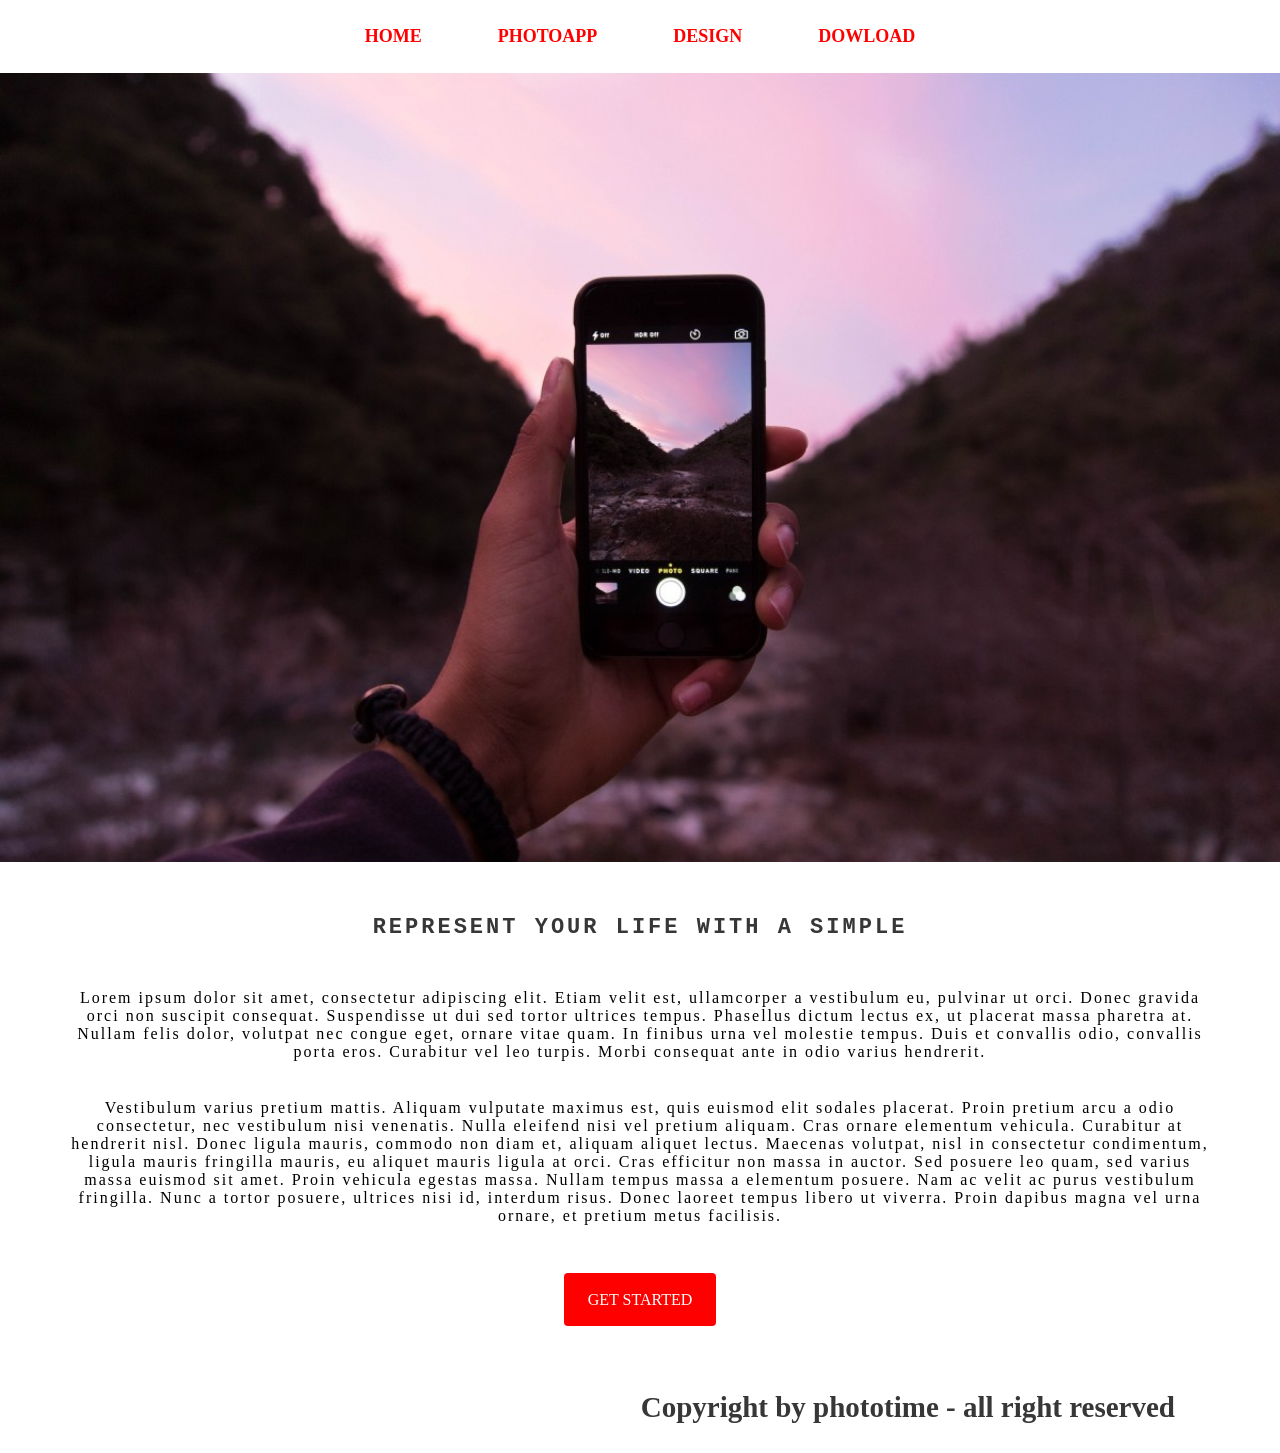
<file: L1/index.html>
<!DOCTYPE html>
<html lang="en">

<head>
    <meta charset="UTF-8">
    <meta name="viewport" content="width=device-width, initial-scale=1.0">
    <title>Simple photo</title>
    <link rel="stylesheet" href="style/main.css">
</head>

<body>
    <header>
        <a href="#p1" class="nav-link">Home</a>
        <a href="#"   class="nav-link">Photoapp</a>
        <a href="#"   class="nav-link">Design</a>
        <a href="#"   class="nav-link">Dowload</a>
    </header>

    <main>
        <div>
            <img class="banner" src="image/image 1.png" alt="">
        </div>

        <div>
            <h1 class="text">represent your life with a simple</h1>

            <p class="content">Lorem ipsum dolor sit amet, consectetur adipiscing elit. Etiam velit est, ullamcorper a vestibulum eu,
                pulvinar ut orci. Donec gravida orci non suscipit consequat. Suspendisse ut dui sed tortor ultrices
                tempus. Phasellus dictum lectus ex, ut placerat massa pharetra at. Nullam felis dolor, volutpat nec
                congue eget, ornare vitae quam. In finibus urna vel molestie tempus. Duis et convallis odio, convallis
                porta eros. Curabitur vel leo turpis. Morbi consequat ante in odio varius hendrerit.</p>
            <p class="content">
                Vestibulum varius pretium mattis. Aliquam vulputate maximus est, quis euismod elit sodales placerat.
                Proin pretium arcu a odio consectetur, nec vestibulum nisi venenatis. Nulla eleifend nisi vel pretium
                aliquam. Cras ornare elementum vehicula. Curabitur at hendrerit nisl. Donec ligula mauris, commodo non
                diam et, aliquam aliquet lectus. Maecenas volutpat, nisl in consectetur condimentum, ligula mauris
                fringilla mauris, eu aliquet mauris ligula at orci. Cras efficitur non massa in auctor. Sed posuere leo
                quam, sed varius massa euismod sit amet. Proin vehicula egestas massa. Nullam tempus massa a elementum
                posuere. Nam ac velit ac purus vestibulum fringilla. Nunc a tortor posuere, ultrices nisi id, interdum
                risus. Donec laoreet tempus libero ut viverra. Proin dapibus magna vel urna ornare, et pretium metus
                facilisis.
            </p>
            <div class="btn-box" >
                <a href="#" class="btn">Get started</a>
            </div>
            
        </div>
    </main>
    <footer>
        <p class="ft">
            Copyright by phototime - all right reserved
        </p>
    </footer>

</body>

</html>
</file>
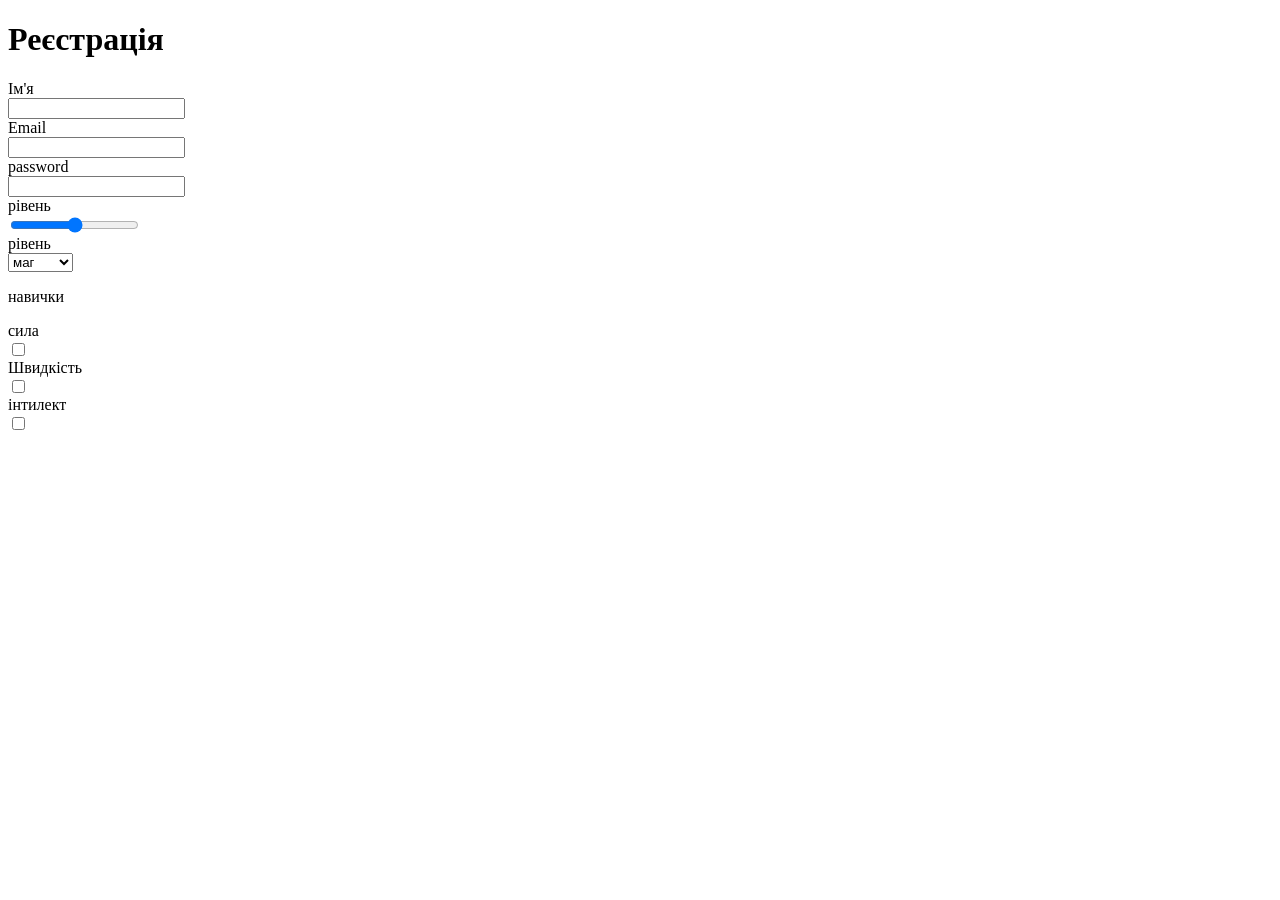
<file: L10/index.html>
<!DOCTYPE html>
<html lang="en">
<head>
    <meta charset="UTF-8">
    <meta name="viewport" content="width=device-width, initial-scale=1.0">
    <title>Document</title>
    <link rel="stylesheet" href="style/main.css">
    
</head>
<body>
    <div class="blok">
        <div><h1 class="box-name"><b>Реєстрація</b></h1>
        </div>
        <form action="" method="post">
            <label for="nm">Ім'я</label>
            <input type="text" name="name" id="nm">

            <label for="em">Email</label>
            <input type="text" name="email" id="em">

            <label for="ps">password</label>
            <input type="text" name="password" id="ps">

            <label for="ps">рівень</label>
            <input type="range" name="range" id="rn">

             <label for="ps">рівень</label>
          <select name="select" id="sl">
            <option value="">маг</option>
            <option value="">воін</option>
            <option value="">лучник</option>
          </select>
<div class="res">        
      <p>навички</p>
          <label for="ch">сила</label>
            <input type="checkbox" name="checkbox" id="ch">
            <label for="ch">Швидкість</label>
            <input type="checkbox" name="checkbox" id="ch">
            <label for="ch">інтилект</label>
            <input type="checkbox" name="checkbox" id="ch"></div>
             </div>

        </form>

   
    
</body>
</html>
</file>
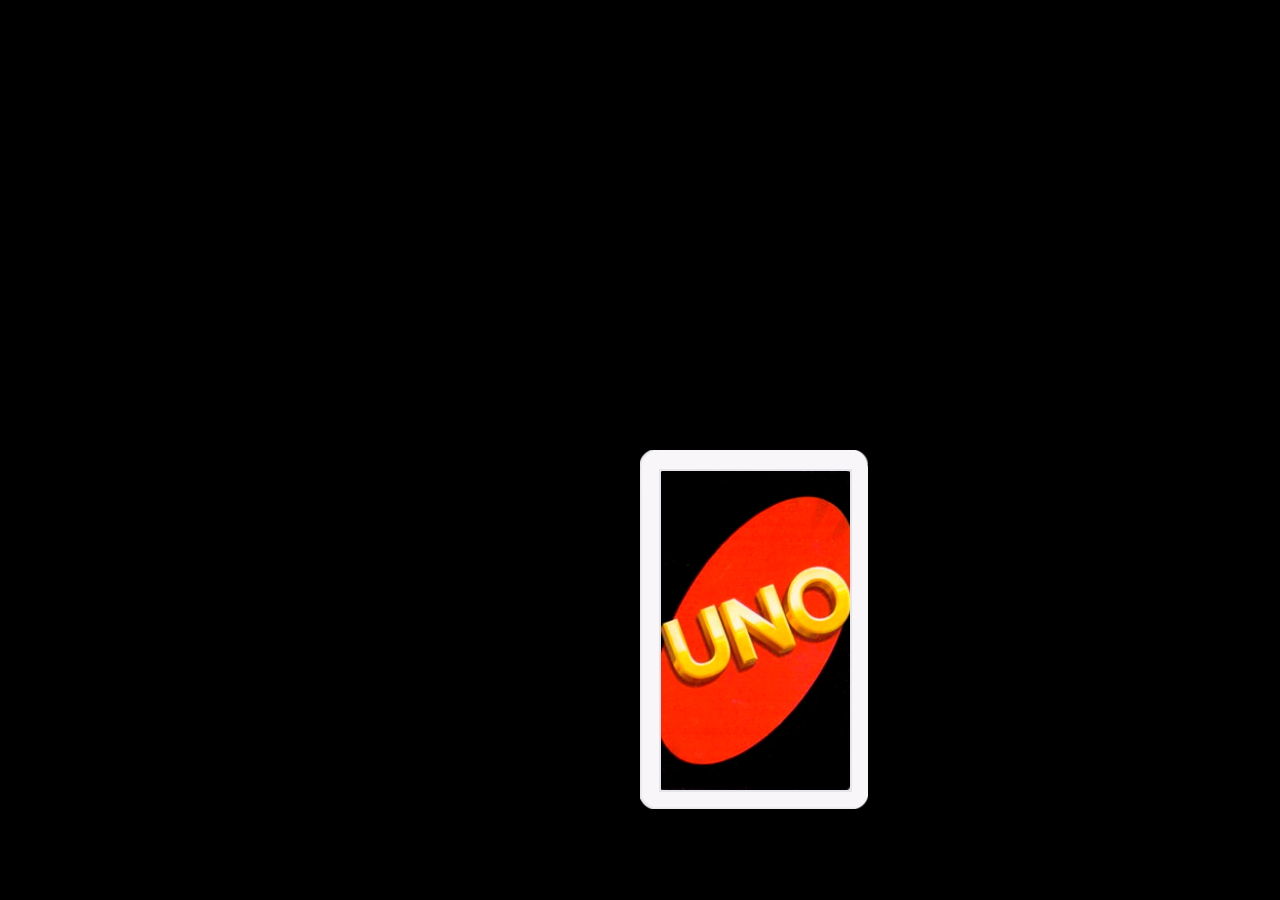
<file: L12/index.html>
<!DOCTYPE html>
<html lang="en">
<head>
    <meta charset="UTF-8">
    <meta name="viewport" content="width=device-width, initial-scale=1.0">
    <title>Document</title>
    <link rel="stylesheet" href="style/main.css">
</head>
<body>
    <div class="card">
    <img class="front" src="img/front.png" alt="">
    <img class="back" src="img/back.png" alt="">
    </div>
</body>
</html>
</file>
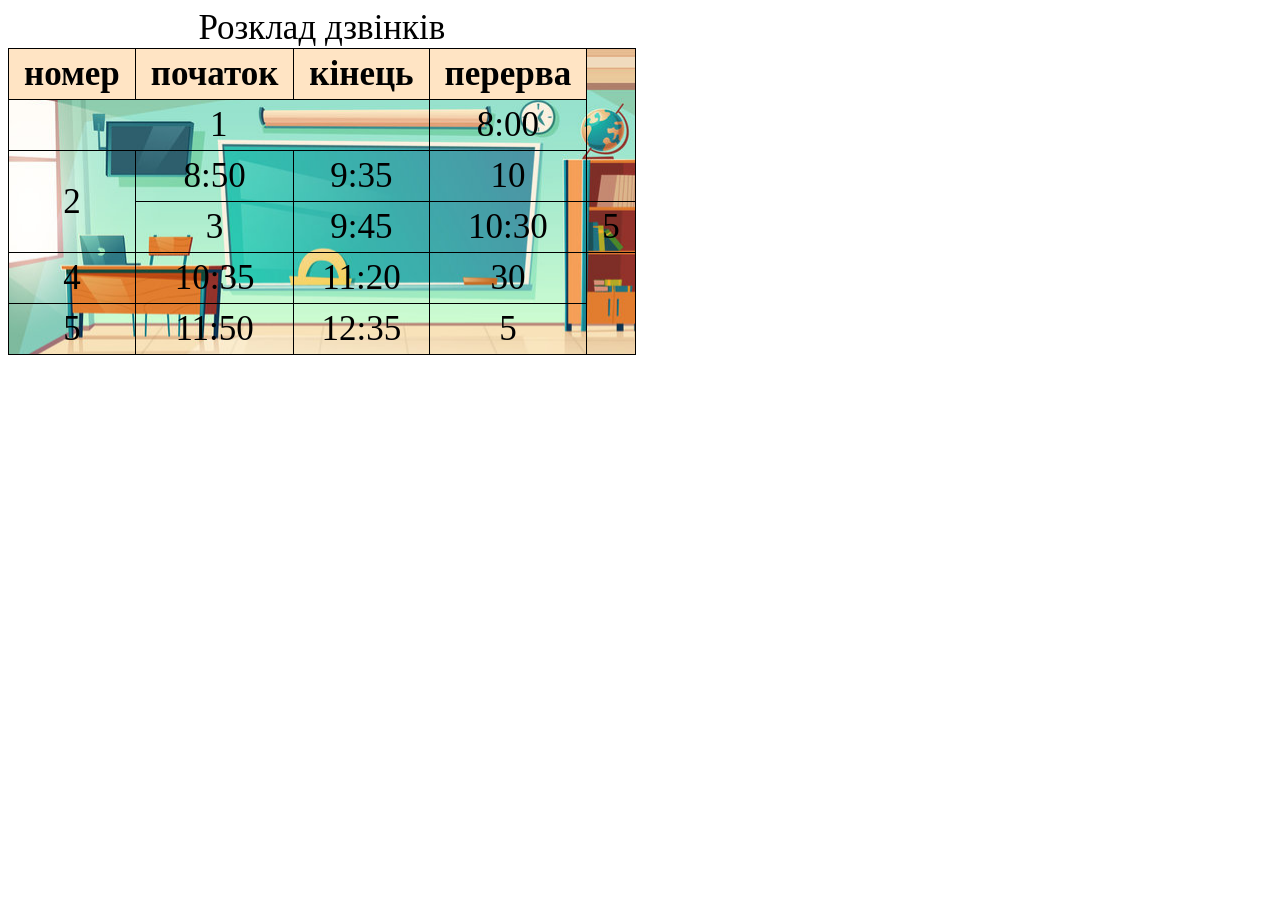
<file: L2/index.html>
<!DOCTYPE html>
<html lang="en">

<head>
    <meta charset="UTF-8">
    <meta name="viewport" content="width=device-width, initial-scale=1.0">
    <link rel="stylesheet" href="style/main.css">
    <title>Таблиці</title>
</head>

<body>
    <table>
        <caption>Розклад дзвінків</caption>
        <thead>
            <tr>
                <th>номер</th>
                <th>початок</th>
                <th>кінець</th>
                <th>перерва</th>
            </tr>
        </thead>
        <tbody>
            <tr>
                <td colspan="3">1</td>
                <td>8:00</td>
            </tr>
            <tr>
                <td rowspan="2">2</td>
                <td>8:50</td>
                <td>9:35</td>
                <td>10</td>
            </tr>

            <tr>
                <td>3</td>
                <td>9:45</td>
                <td>10:30</td>
                <td>5</td>
            </tr>
            <tr>
                <td>4</td>
                <td>10:35</td>
                <td>11:20</td>
                <td>30</td>
            </tr>
            <tr>
                <td>5</td>
                <td>11:50</td>
                <td>12:35</td>
                <td>5</td>
            </tr>
        </tbody>
    </table>

</body>

</html>
</file>
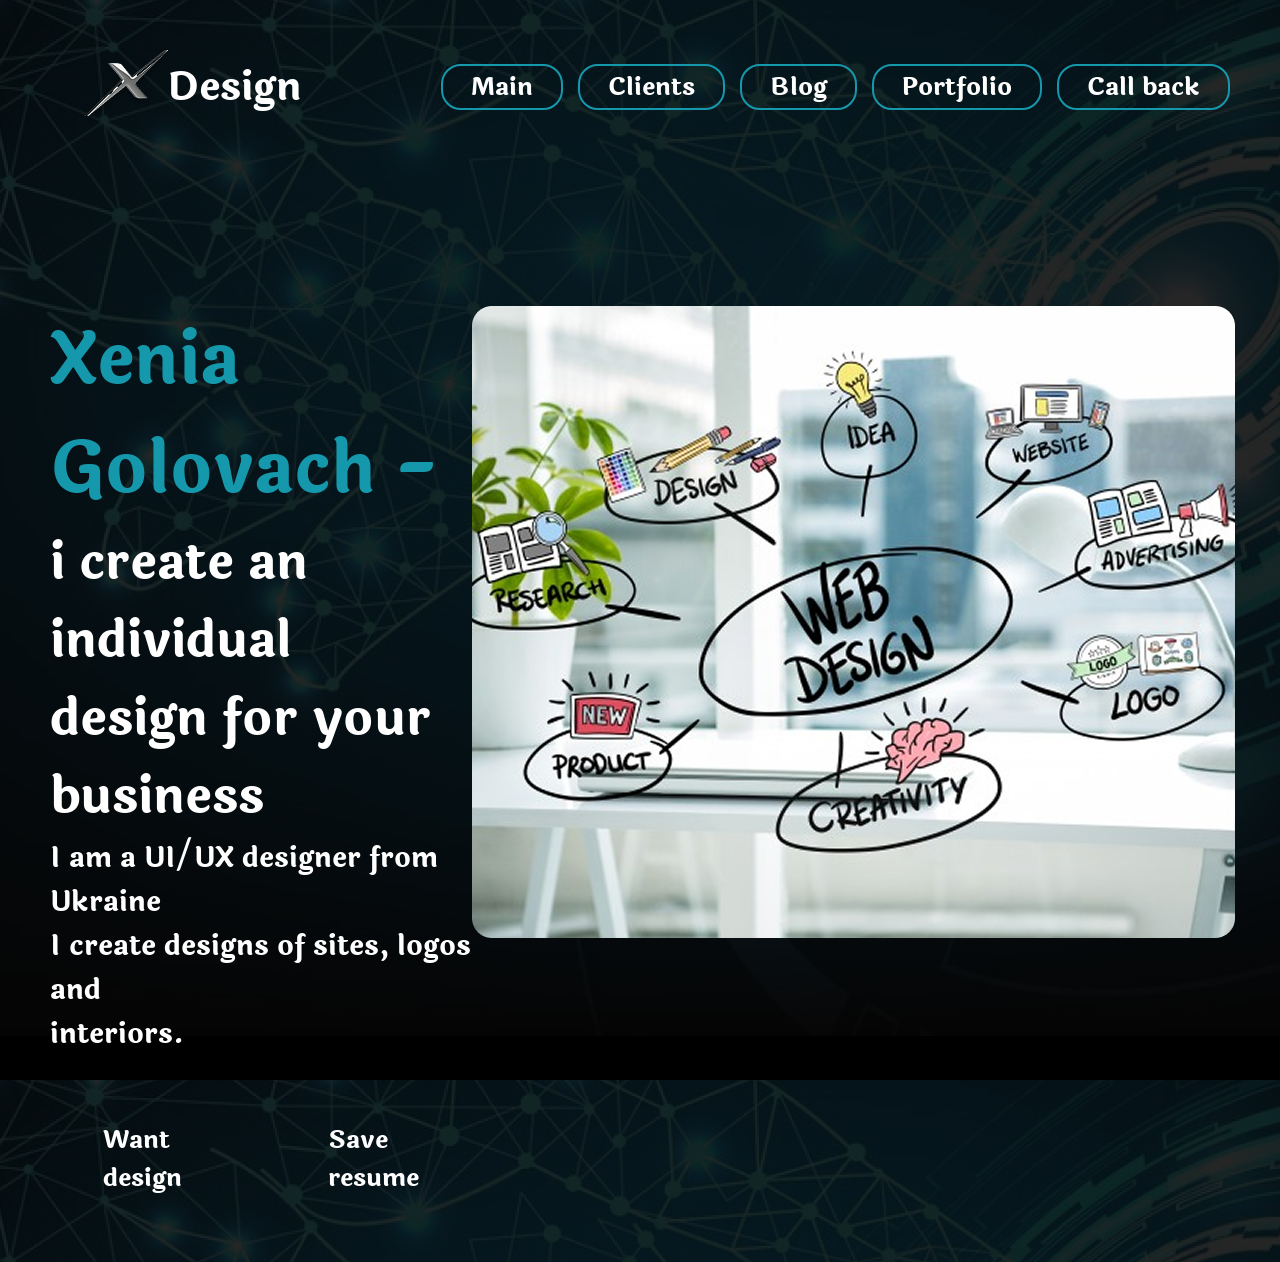
<file: L21-22/index.html>
<!DOCTYPE html>
<html lang="en">

<head>
  <meta charset="UTF-8">
  <meta name="viewport" content="width=device-width, initial-scale=1.0">
  <link rel="stylesheet" href="style/main.css">
  <title>Document</title>

</head>

<body>
  <!-- показати валідацію -->
  <header class="header fl">
    <div class="logo-box fl">
      <img src="img/logo.png" alt="logo" class="logo-img">
      <h1 class="logo-text">Design</h1>
    </div>
    <div class="nav-box">
      <nav>
        <ul class="nav-list fl">
          <li class="nav-item">
            <a href="" class="nav-link">Main</a>
          </li>
          <li class="nav-item">
            <a href="" class="nav-link">Clients</a>
          </li>
          <li class="nav-item">
            <a href="" class="nav-link">Blog</a>
          </li>
          <li class="nav-item">
            <a href="" class="nav-link">Portfolio</a>
          </li>
          <li class="nav-item">
            <a href="" class="nav-link">Call back</a>
          </li>
        </ul>
      </nav>
    </div>
  </header>
  <main class="fl-main">
    <div class="left-col col">
      <h1 class="autor-name">Xenia Golovach - </h1>
      <p class="auton-about">i create an individual <br>design for your business</p>
      <p class="auton-description">I am a UI/UX designer from Ukraine <br>
I create  designs of sites, logos and <br> interiors.</p>
      <div class="autor-link-box">
        <a href="#" class="autor-link active">Want design</a>
        <a href="#" class="autor-link  active">Save resume</a>
      </div>
    </div>
    <div class="right-col col">
      <img src="img/image.png" alt="">
    </div>

  </main>
</body>

</html>
</file>
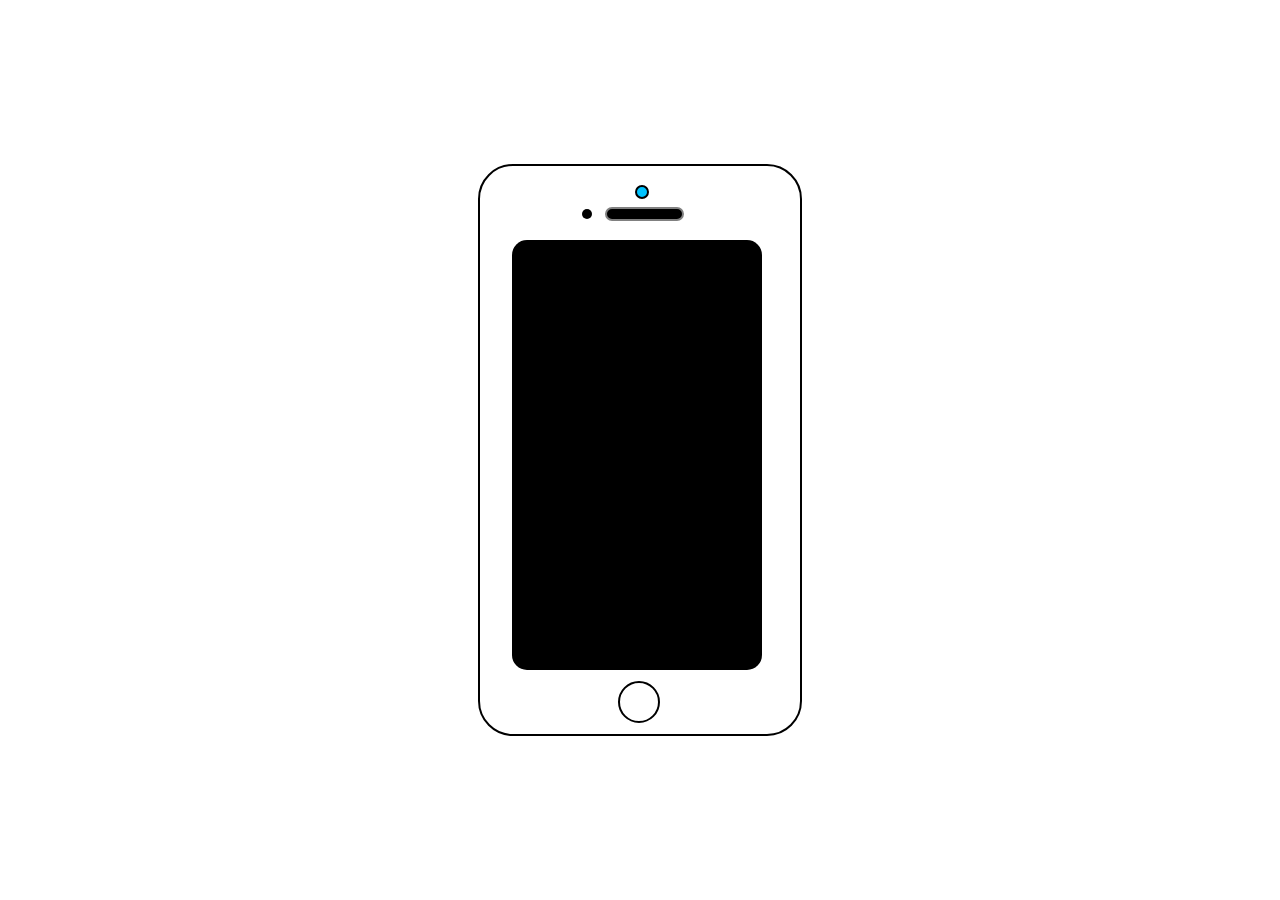
<file: L6/index.html>
<!DOCTYPE html>
<html lang="en">
<head>
    <meta charset="UTF-8">
    <meta name="viewport" content="width=device-width, initial-scale=1.0">
    <title>Document</title>
    <link rel="stylesheet" href="style/main.css">
</head>
<body>
<div class="box">
    <div class="ekran"></div>
    <div class="cm"></div>
    <div class="dn"></div>
    <div class="ft"></div>
    <div class="bt"></div>
</div>
  
    

    
</body>
</html>
</file>
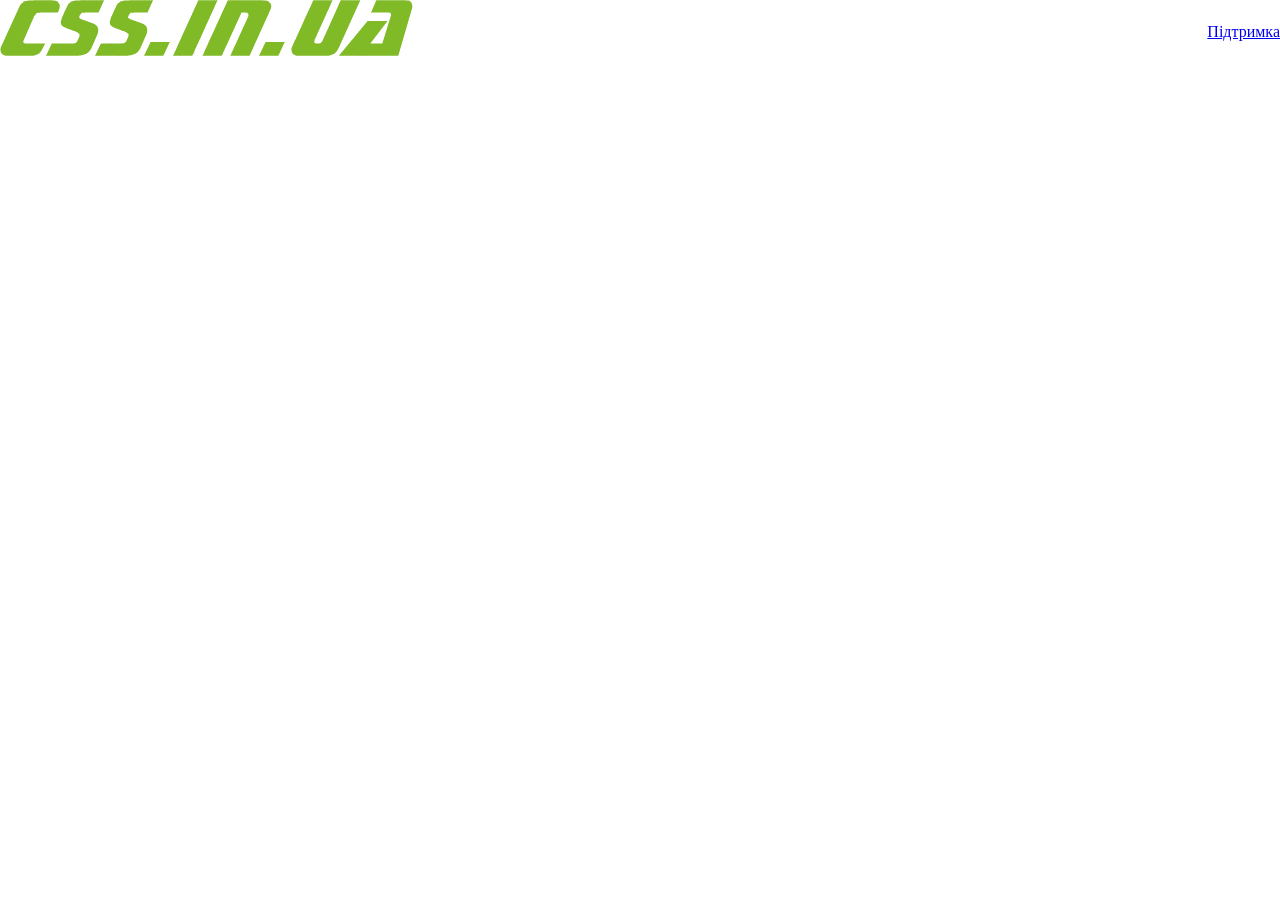
<file: L7/index.html>
<!DOCTYPE html>
<html lang="en">
<head>
    <meta charset="UTF-8">
    <meta name="viewport" content="width=device-width, initial-scale=1.0">
    <title>Document</title>
    <link rel="stylesheet" href="style/main.css">
</head>

<body>
    <header>
        <div class="top-header">
            <div class="logo-box">
                <h1>
                    <a href="#" class="home-link">
                        <img src="img/logo.png" alt="home-link">
                    </a>
                </h1>
            </div>
            <div class="support-box">
                <a href="#" class="bth">Підтримка</a>

            </div>
        </div>
        <div class="bottom-header"></div>
    </header>

</body>

</html>
</file>
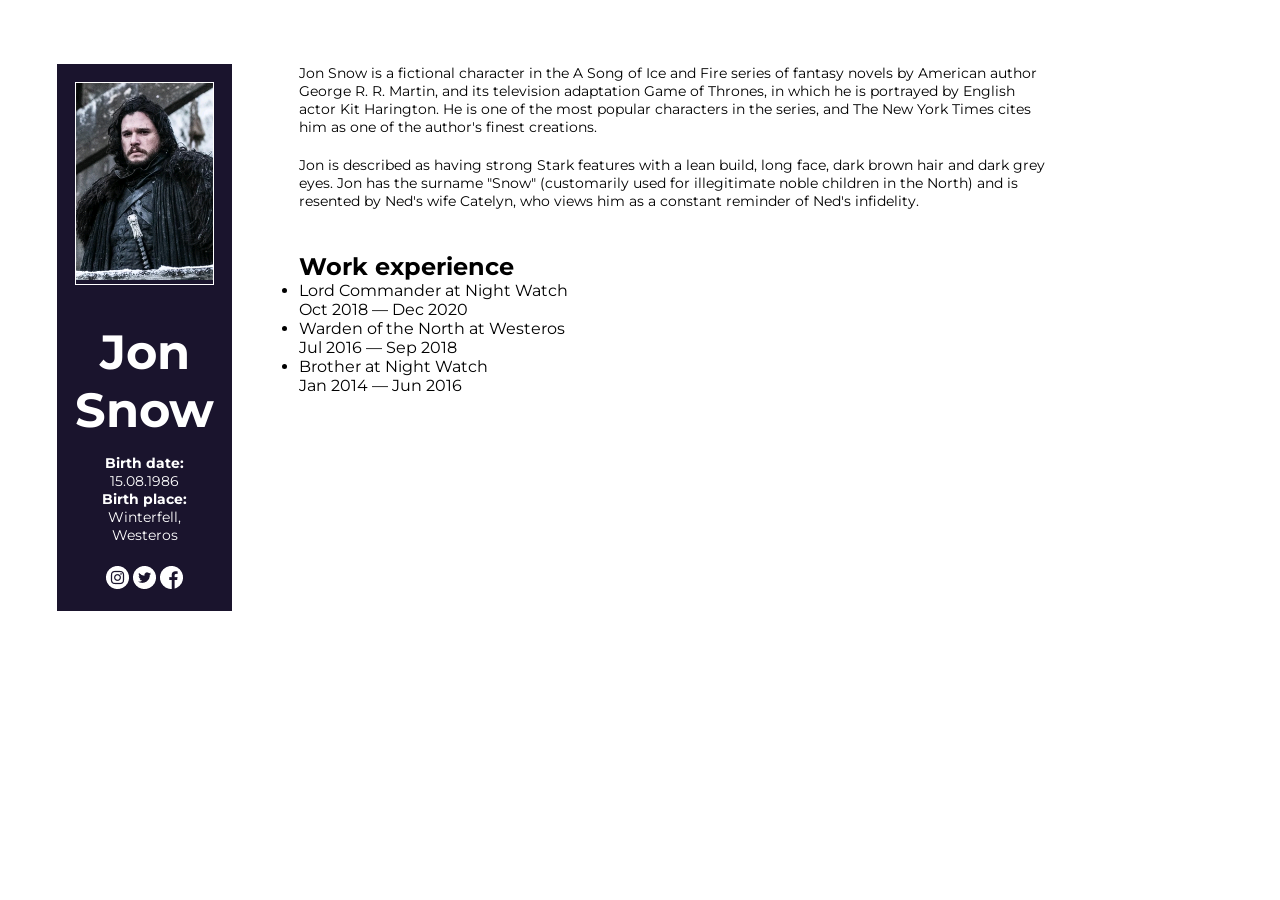
<file: L8/index.html>
<!DOCTYPE html>
<html lang="en">

<head>
	<meta charset="UTF-8">
	<meta name="viewport" content="width=device-width, initial-scale=1.0">
	<title>Join</title>
	<link rel="stylesheet" href="style/main.css">
	<link rel="preconnect" href="https://fonts.googleapis.com">
	<link rel="preconnect" href="https://fonts.gstatic.com" crossorigin>
	<link href="https://fonts.googleapis.com/css2?family=Montserrat:ital,wght@0,100..900;1,100..900&display=swap"
		rel="stylesheet">
</head>

<body>
	<main>
		<div class="about-box">
			<div class="photo-box">
				<img class="photo" src="img/0aaf6774c47f825392b29ce63b1c323574b4c3dc.png" alt="">
			</div>
			<div class="title-box">
				<div class="name-box">
					<p class="tx">Jon Snow</p>
				</div>
				<div class="date-box">
					<p class="date"> <b>Birth date:</b> 15.08.1986</p>
					<p class="date"> <b>Birth place:</b> Winterfell, Westeros</p>
				</div>
				<div class="icon-box">
					<img class="social-icon" src="img/Group 1.png" alt="">
					<img class="social-icon" src="img/Vector (2).png" alt="">
					<img class="social-icon" src="img/Vector.png" alt="">
				</div>
			</div>
		</div>
		<div class="content-box">
			<p class="ct">Jon Snow is a fictional character in the A Song of Ice and Fire series of fantasy novels by American
				author George
				R. R. Martin, and its television adaptation Game of Thrones, in which he is portrayed by English actor Kit
				Harington.
				He is one of the most popular characters in the series, and The New York Times cites him as one of the author's
				finest creations.</p>

			<p class="ct">Jon is described as having strong Stark features with a lean build, long face, dark brown hair and
				dark grey eyes.
				Jon has the surname "Snow" (customarily used for illegitimate noble children in the North) and is resented by
				Ned's wife Catelyn, who views him as a constant reminder of Ned's infidelity.
			</p>

			<p class="wr"><b>Work experience</b></p>

		<ul class="sp">
			<li>Lord Commander at Night Watch <br>Oct 2018 — Dec 2020</li>
			<li>Warden of the North at Westeros <br> Jul 2016 — Sep 2018</li>
			<li>Brother at Night Watch <br> Jan 2014 — Jun 2016</li>
		</ul>
		</div>
	</main>
	<footer>

	</footer>

</body>

</html>
</file>
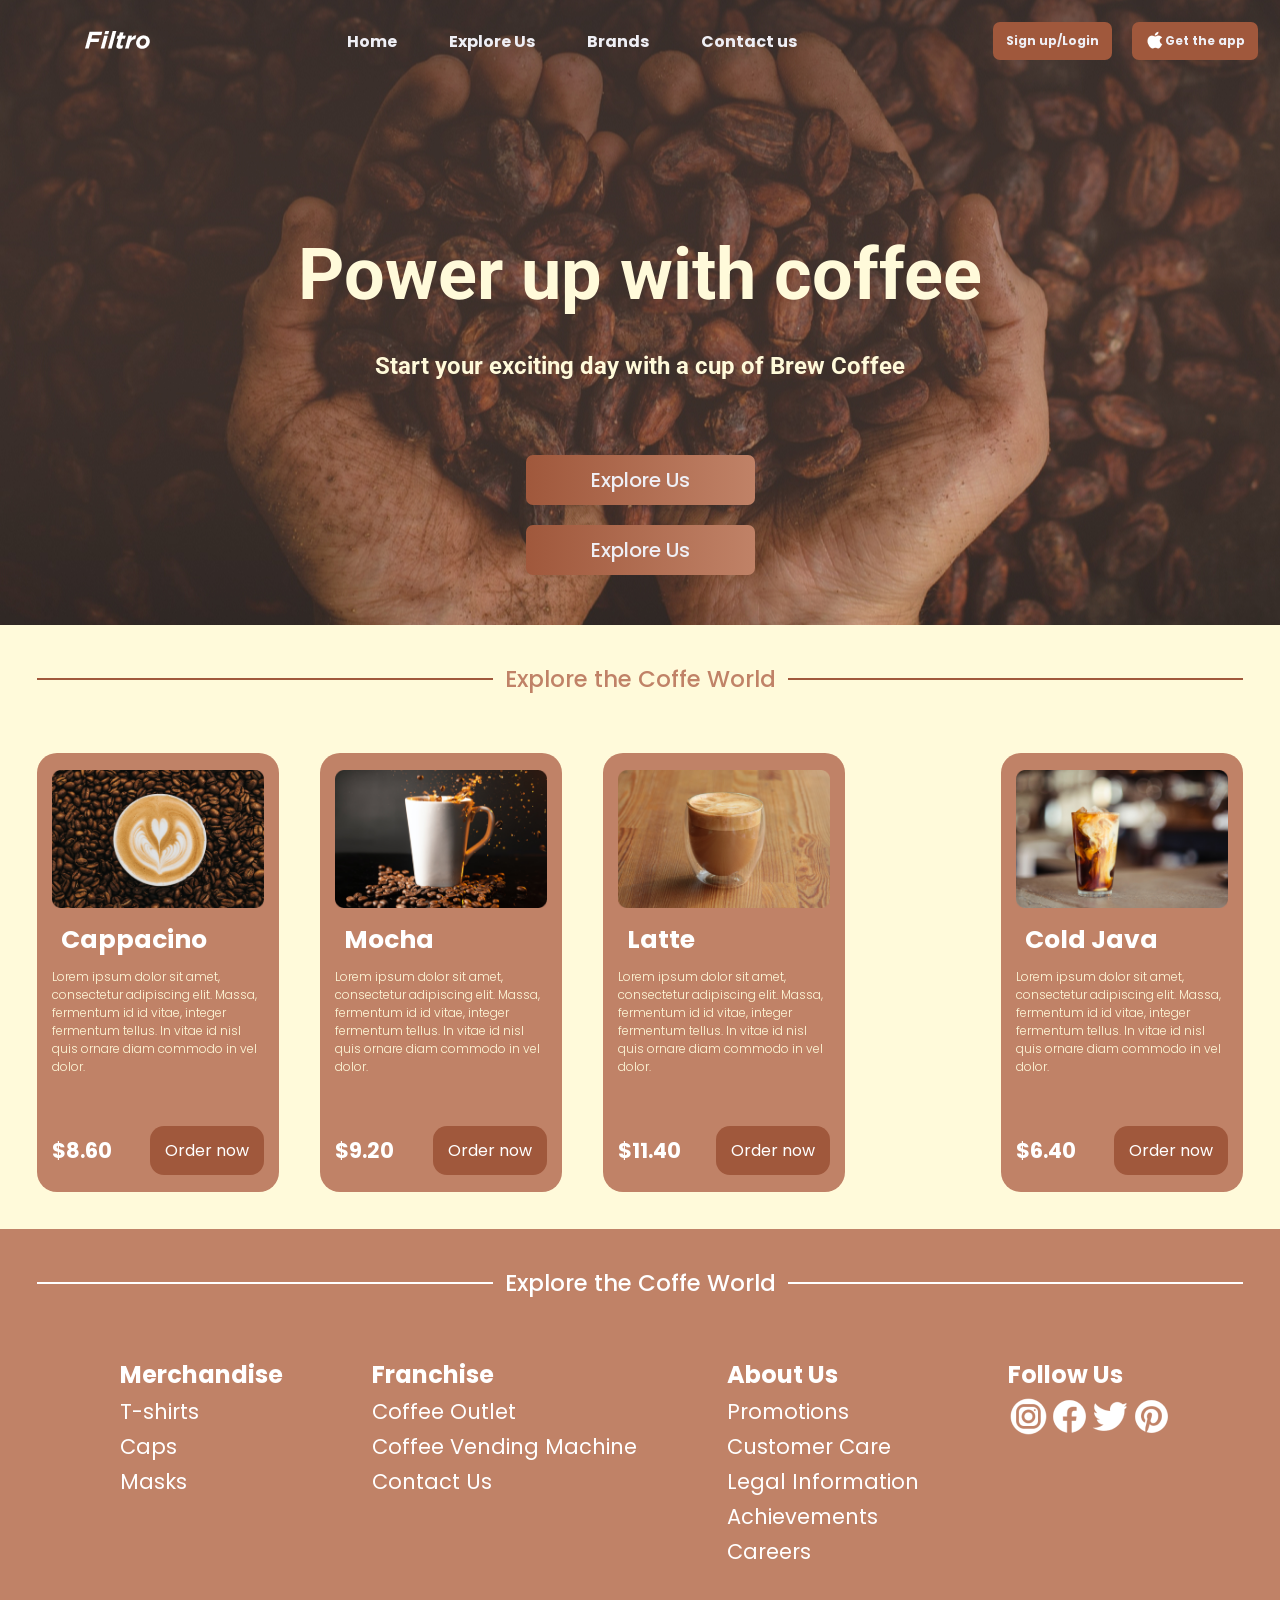
<file: L14-15/L14-15/index.html>
<!-- https://www.figma.com/design/m7GBOV5OuIIdWbecUhikfz/Coffee-Website-UI-UX--Community-?node-id=0-1&p=f&t=lEHwanUz1lJbo8pG-0 -->
<!DOCTYPE html>
<html lang="en">

<head>
  <meta charset="UTF-8">
  <meta name="viewport" content="width=device-width, initial-scale=1.0">
  <link rel="preconnect" href="https://fonts.googleapis.com">
  <link rel="preconnect" href="https://fonts.gstatic.com" crossorigin>
  <link
    href="https://fonts.googleapis.com/css2?family=Poppins:ital,wght@0,100;0,200;0,300;0,400;0,500;0,600;0,700;0,800;0,900;1,100;1,200;1,300;1,400;1,500;1,600;1,700;1,800;1,900&family=Roboto:ital,wght@0,100..900;1,100..900&display=swap"
    rel="stylesheet">
  <link rel="stylesheet" href="style/main.css">
  <title>Document</title>
</head>

<body>
  <section class="head-box">
    <header>
      <div class="logo-box">
        <h1>
          <a href="#" class="logo-link">
            <img class="logo-img" src="img/Filtro.png" alt="Filtro">
          </a>
        </h1>
      </div>
      <div class="nav-box">
        <nav>
          <ul class="nav-list">
            <li class="nav-item">
              <a href="#" class="nav-link">Home</a>
            </li>
            <li class="nav-item">
              <a href="#" class="nav-link">Explore Us</a>
            </li>
            <li class="nav-item">
              <a href="#" class="nav-link">Brands</a>
            </li>
            <li class="nav-item">
              <a href="#" class="nav-link">Contact us</a>
            </li>
          </ul>
        </nav>
      </div>
      <div class="reg-box">
        <a href="#" class="reg-link btn">Sign up/Login</a>
        <a href="#" class="reg-link btn"><img class="link-icon" src="img/apple logo.png" alt="apple logo">Get the
          app</a>
      </div>
    </header>
    <div class="banner">
      <div class="banner-title-box">
        <h1 class="banner-title">
          Power up with coffee
        </h1>
        <h3 class="banner-sub-title">
          Start your exciting day with a cup of Brew Coffee
        </h3>
      </div>


      <div class="btn-box">
        <div class="btn-banner-box">
          <a href="" class="btn bth-banner">Explore Us</a>
        </div>
        <div class="btn-banner-box">
          <a href="" class="btn bth-banner">Explore Us</a>
        </div>
      </div>

    </div>
  </section>


  <section class="sct sct-lt">
    <div class="divider">
      <div class="divider-line"></div>
      <h3 class="divider-title">Explore the Coffe World</h3>
      <div class="divider-line"></div>
    </div>


    <div class="card-box">
      <div class="card">
        <div class="card-img-box">
          <img src="img/Card-1.png" alt="" class="card-img">
        </div>
        <h1 class="card-title">Cappacino</h1>
        <p class="card-description">Lorem ipsum dolor sit amet, consectetur adipiscing elit. Massa, fermentum id id
          vitae, integer fermentum tellus. In vitae id nisl quis ornare diam commodo in vel dolor.</p>

        <div class="order-box">
          <div class="price-box">
            <p class="price">$8.60</p>
          </div>
          <div class="order-btn-box">
            <a href="" class="bth bth-order">Order now</a>

          </div>
        </div>
      </div>


      <div class="card">
        <div class="card-img-box">
          <img src="img/Card-2.png" alt="" class="card-img">
        </div>
        <h1 class="card-title">Mocha</h1>
        <p class="card-description">Lorem ipsum dolor sit amet, consectetur adipiscing elit. Massa, fermentum id id
          vitae, integer fermentum tellus. In vitae id nisl quis ornare diam commodo in vel dolor.</p>

        <div class="order-box">
          <div class="price-box">
            <p class="price">$9.20</p>
          </div>
          <div class="order-btn-box">
            <a href="" class="bth bth-order">Order now</a>

          </div>
        </div>
      </div>



      <div class="card">
        <div class="card-img-box">
          <img src="img/Card-3.png" alt="" class="card-img">
        </div>
        <h1 class="card-title">Latte</h1>
        <p class="card-description">Lorem ipsum dolor sit amet, consectetur adipiscing elit. Massa, fermentum id id
          vitae, integer fermentum tellus. In vitae id nisl quis ornare diam commodo in vel dolor.</p>

        <div class="order-box">
          <div class="price-box">
            <p class="price">$11.40</p>
          </div>
          <div class="order-btn-box">
            <a href="" class="bth bth-order">Order now</a>

          </div>
        </div>
      </div>
        <section class="sct sct-lt">

  </section>



      <div class="card">
        <div class="card-img-box">
          <img src="img/Card-4.png" alt="" class="card-img">
        </div>
        <h1 class="card-title">Cold Java</h1>
        <p class="card-description">Lorem ipsum dolor sit amet, consectetur adipiscing elit. Massa, fermentum id id
          vitae, integer fermentum tellus. In vitae id nisl quis ornare diam commodo in vel dolor.</p>

        <div class="order-box">
          <div class="price-box">
            <p class="price">$6.40</p>
          </div>
          <div class="order-btn-box">
            <a href="" class="bth bth-order">Order now</a>

          </div>
        </div>
      </div>
    </div>
  </section>

  <section class="sct sct-drk">
    <div class="divider">
      <div class="divider-line"></div>
      <h3 class="divider-title">Explore the Coffe World</h3>
      <div class="divider-line"></div>

    </div>
    <div class="cols-box">
      <div class="cols">
        <h6 class="cols-title">Merchandise</h6>
        <ul class="cols-list">
          <li class="cols-item">
            <a href="" class="col-link">T-shirts</a>
          </li>
          <li class="cols-item">
            <a href="" class="col-link">Caps</a>
          </li>
          <li class="cols-item">
            <a href="" class="col-link">Masks</a>

          </li>
        </ul>
      </div>

      <div class="cols">
        <h6 class="cols-title">Franchise</h6>
        <ul class="cols-list">
          <li class="cols-item">
            <a href="" class="col-link">Coffee Outlet</a>
          </li>
          <li class="cols-item">
            <a href="" class="col-link">Coffee Vending Machine</a>
          </li>
          <li class="cols-item">
            <a href="" class="col-link">Contact Us</a>

          </li>
        </ul>
      </div>

      <div class="cols">
        <h6 class="cols-title">About Us</h6>
        <ul class="cols-list">
          <li class="cols-item">
            <a href="" class="col-link">Promotions</a>
          </li>
          <li class="cols-item">
            <a href="" class="col-link">Customer Care</a>
          </li>
          <li class="cols-item">
            <a href="" class="col-link">Legal Information</a>

          </li>
          <li class="cols-item">
            <a href="" class="col-link">Achievements </a>
          </li>
          <li class="cols-item">
            <a href="" class="col-link">Careers</a>

          </li>
        </ul>
      </div>

      <div class="cols">
        <h6 class="cols-title">Follow Us</h6>
        <ul class="cols-list cols-brand">
          <li class="cols-item">
            <a href="" class="col-link">
              <img src="img/Insta.png" alt="">
            </a>
          </li>
          <li class="cols-item">
            <a href="" class="col-link">
              <img src="img/Fb.png" alt="">
            </a>
          </li>
          <li class="cols-item">
            <a href="" class="col-link">
              <img src="img/twitter.png" alt="">
            </a>
          </li>

          <li class="cols-item">
            <a href="" class="col-link">
              <img src="img/pinterest.png" alt="">
            </a>
          </li>
        </ul>
      </div>
    </div>
   

  </section>



  <footer></footer>
</body>

</html>
</file>
<file: L1/style/main.css>
.nav-link {
 color:red;
 text-transform:uppercase;     /* великі літери*/
 text-decoration: none;       /* прибирає підкреслення*/
 font-size:18px;              /* розмір*/
 font-weight:900;            /* жирність*/
 margin:26px 36px;           /* зовнішні відступи */
 display: inline-block;
}
header {
    text-align:center;
}

.banner{
    width:100%;
}
body{
    padding: 0;
    margin:0;
}
.text{
    text-align:center;
    color:#373737;
    text-transform:uppercase;
    margin:49px;
    font-size:22px;
    letter-spacing:3px;
    font-family:'Courier New', Courier, monospace
}
.content{
font-size:16px;
font-weight:400px;
letter-spacing:2px;
margin:38px 67px;
text-align:center
}
.btn{
    background:red;
    border-radius:4px;
    text-decoration:none;
    color:white;
    text-transform:uppercase;
    padding:18px 24px;
    
}

.btn-box{
    text-align:center;
    margin:66px;
}
.ft{
    text-align:right;
    font-size:29px ;
    font-weight:700;
    color:#373737;
    margin-top:82px;
    margin-right:105px;
    margin-bottom:29px;
}
</file>
<file: L10/style/main.css>
label,input{
    display: block;
}
</file>
<file: L12/style/main.css>
.card{
    position: absolute;
    top:50%;
    left: 50%;
    transform: translate(-50%,-50%);
    
}


img{
    transition: 0.5s linear all;
    backface-visibility: hidden;
    position: absolute;
    top:0;
    left:0;

}

.front{
    transform: perspective(600px) rotateY(0deg);
}
.back{
    transform: perspective(600px) rotateY(180deg);
}


.card:hover>.front{
    transform: perspective(600px) rotateY(180deg);
}
.card:hover>.back{
    transform: perspective(600px) rotateY(0deg);
}

body{
    background-color: black;
}
</file>
<file: L2/style/main.css>
table,
th,
td{
   border-width: 1px;
    border-color: black;
    border-style:solid;
    text-align: center; 
    font-size: 35px;
    border-collapse: collapse;
    padding:5px 15px;
    
}
td{
    font-weight:350;
}
th{
    background-color:bisque;
}
td{
    
}
table{
    background-image: url(../image/360_F_322067156_cUoAA4Kb4XBFAjGErAjHZMN0Xs1lpGpI.jpg);
    background-repeat: no-repeat;
    
}
</file>
<file: L21-22/style/main.css>
* {
  margin: 0;
  padding: 0;
}

:root {
  --dk-font-color: #1698AC;
  --lt-font-color: #ffffff;
}

body {
  font-family: Laila;
  padding: 50px;
  background-image: url(../img/Прототип.png);
  
}

.fl {
  display: flex;
  align-items: center;
}

.header {
  justify-content: space-between;
  padding-bottom: 182px;
}

.logo-box,
.nav-box {
  flex: 1;
}

.nav-list {
  list-style: none;
  gap: 15px;}

.logo-text,
.nav-link {
  color: var(--lt-font-color);
  text-decoration: none;
  font-size: 30px;
  white-space:nowrap;
}

.logo-text {
  font-weight: 600;
  font-size: 40px;
  position: relative;
  left: -40px;
}

.nav-item {
  border: 2px solid var(--dk-font-color);
  border-radius: 20px;
  padding: 2px 28px;
  flex: 1;
  text-align: center;
}

.nav-item:hover {
  border: 2px solid var(--lt-font-color);
  background-color: var(--dk-font-color);
}

.nav-link {}



@font-face {
  font-family: Laila;
  src: url(../font/Laila-Bold.ttf);
}

@media (max-width: 768px) {
  .nav-link {
    font-size: 5px;
  }
  .header{
    flex-direction: column;
    gap: 10px;
  }
}


@media (min-width: 768px) and (max-width: 1024px) {
  .nav-link {
    font-size: 15px;
  }
}


@media (min-width: 1024px) and (max-width: 1400px) {
  .nav-link {
    font-size: 25px;
  }
}


@media (min-width: 1400px){
  .nav-link {
    font-size: 35px;
  }
}



.fl-main{
  display:flex;
 
}
.col{
  flex:1;
}
.autor-name{
  font-size: 70px;
  font-family: Laila;
  color: #1698AC;
  font-weight: 600;
}

.auton-about{
  font-family: Laila;
  font-size: 50px;
  color:#ffffff;
}

.auton-description{
  font-family: Laila;
  font-weight: 600;
  font-size: 28px;
  color: #FFFFFF;
  padding-bottom: 50px;
}

.active {
  font-size: 25px;
  color: #FFFFFF;
  font-family: Laila;
  text-decoration: none;
  border-radius: 15px;
  padding: 15px 53px;
  
}

.autor-link:hover{
background-color: #1698AC;
border: 1px solid white;

}



.autor-link {
  display: inline-block;
}

.autor-link-box{
  display: flex;
  gap: 40px;
  align-items: center;
}
</file>
<file: L6/style/main.css>
.box{
    border: 2px solid black;
    height:568px;
    width: 320px;
    position: absolute;
    left:50%;
    top: 50%;
    transform:translate(-50%,-50%) ;
    border-radius: 35px;
}
.ekran{
    height: 430px;
    width: 250px;
    background-color: black;
    margin: auto auto;
    border-radius: 15px;
    position: absolute;
    top:13%;
    left:10%
}
.cm{
    height: 10px;
    width: 10px;
    border-radius: 15px;
    background-color: rgb(0, 0, 0);
    position: absolute;
    bottom: 515px;
    left:32%
}
.dn{
    height: 10px;
    width: 75px;
    border-radius: 15px;
    background-color: rgb(0, 0, 0);
    position: absolute;
    bottom: 513px;
    left:28%;
    margin-left: 35px;
    border:2px solid grey

}
.ft{
     height: 10px;
    width: 10px;
    border-radius: 15px;
    background-color: rgb(0, 195, 255);
    position: absolute;
    bottom: 535px;
    left:48.5%;
    border:2px solid black;
}
.bt{
    height: 38px;
    width: 38px;
    border-radius: 35px;
    background-color: rgb(255, 255, 255);
    position: absolute;
    top:515px;
    left:43%;
    border:2px solid black;
}
</file>
<file: L7/style/main.css>
*{
    margin: 0;
    padding: 0;
}
.top-header{
    display: flex;
    justify-content:space-between;
    align-items: center;
}
</file>
<file: L8/style/main.css>
*{
    margin: 0;
    padding: 0;
}
.about-box {
background-color:#1A142D;
}
main{
    display: flex;
    gap: 67px;

}
.about-box{
    padding:18px;
    width: 30%;
    

}
.photo-box{
    border: 1px solid white;
    margin-bottom: 38px;
    
}
.name-box{
    margin-bottom:15px;
    text-align:center;
}
.tx{
    color: white;
    font-size:48px;
    margin-bottom: 0px;
    font-weight: 700;
}
.date-box{
    margin-left: 22px;
    margin-right: 22px;
    margin-bottom: 22px;
    text-align:center;
    color:white;
    font-size: 14px;
    
}
.icon-box{
    text-align: center;
}
body{
font-family: Montserrat;
padding: 64px 57px;
}
.ct{
font-size:14px ;
padding-bottom: 20px;
padding-right:170px ;
}
.photo{
    width: 100%;
}
.wr{
    font-size: 24px;
    font-weight: 700px;
    margin-top:22px;
}
</file>
<file: L14-15/L14-15/style/main.css>
* {
  margin: 0;
  padding: 0;
  box-sizing: border-box;
}

.head-box {
  background:
    /* linear-gradient(rgba(50, 29, 145, 0.87), rgba(50, 29, 145, 0.87)), */
    url("../img/BG.jpg");
    background-repeat: no-repeat;
    background-position: center center;
    background-size: cover;
}

header {
  /* background-color: #A0583C; */
  display: flex;
  justify-content: space-between;
  padding: 22px 22px 22px 85px;
  align-items: center;

}

.nav-list {
  display: flex;
  gap: 52px;
  list-style: none;
}

.nav-link,
.btn {
  color: #efeff5;
  font-family: Poppins;
  font-weight: bold;
  text-decoration: none;
}

.nav-link {
  font-size: 16px;
}

.btn {
  font-size: 12px;
  padding: 9px 13px;
  background-color: #A0583C;
  border-radius: 7px;
}

.reg-box {
  display: flex;
  gap: 20px;
}

.reg-link {
  display: flex;
  align-items: center;
}

.banner-title-box{
  margin: 150px auto 75px auto;
}

.banner-title,
.banner-sub-title {
  text-align: center;
  color: #FFFADA;
  font-family: Roboto;
  margin-bottom: 35px;
}

.banner-title {
  font-size: 72px;
}

.banner-sub-title {
  font-size: 24px;

}

.btn-banner-box{
  text-align:center;
  margin-top:20px ;
}

.bth-banner{
  display: inline-block;
  font-size: 20px;
  padding: 10px 65px;
  font-weight: 500;
  background:linear-gradient(90deg, #A0583C,#C08267);
}
.banner{
  padding-bottom: 50px;
}

.sct{
  padding: 37px;
}
.divider{
  display: flex;
  gap:12px;
  justify-content: space-between;
  align-items: center;
  margin-bottom: 57px;
}
.divider-title{
  white-space: nowrap;
  font-family: Poppins;
  font-size: 23px;
  font-weight: 500;
  color:#C08267;
}

.divider-line{
  background-color: #A0583C;
  width: 100%;
  height: 2px;
}
.sct {
  background-color: #FFFADA;

}




.card-box{
  display: flex;
  gap:41px;
  
}

.card{
  background-color: #C08267;
  border-radius: 20px;
  padding: 17px 15px;
}
.card-title{
  padding:9px ;
  font-family: Poppins;
  font-weight: 700;
  font-size: 25px;
  color: white;
}

.card-img{
  width: 100%;
}

.card-description{
  padding-bottom: 50px;
  font-family: Poppins;
  font-size: 12px;
  font-weight: 300;
  color: #FFFADA;

}

.order-box{
  display: flex;
  justify-content: space-between;
  align-items: center;
}

.bth-order{
  text-decoration: none;
  text-align: center;
  font-family: Poppins;
  color:white;
}



.order-btn-box{
padding: 12px 15px;
  background-color: #A0583C;
  border-radius: 14px;

}


.price{
  font-family: Poppins;
  color: #FFFFFF;
  font-size: 21px;
  font-weight: 700;
}

.sct-drk{
  background-color: #C08267;
}

.sct-drk .divider-title{
  color:white;
}

.sct-drk .divider-line{
  background-color: #FFFFFF;
}

.cols-box{
  display: flex;
  justify-content: space-between;

  padding-right:71px ;
  padding-left: 83px;
}


.cols-list{
  list-style: none;
 
}
.cols-item{
  padding-top: 4px;
}

.cols-brand{
  display: flex;
}

.cols-title{
  font-family: Poppins;
  color: #FFFFFF;
  font-size: 24px;
  font-weight: 700;
}

.col-link{
  font-size: 21px;
  font-family: Poppins;
  width: 500;
  color: white;
  text-decoration: none;
}
</file>
